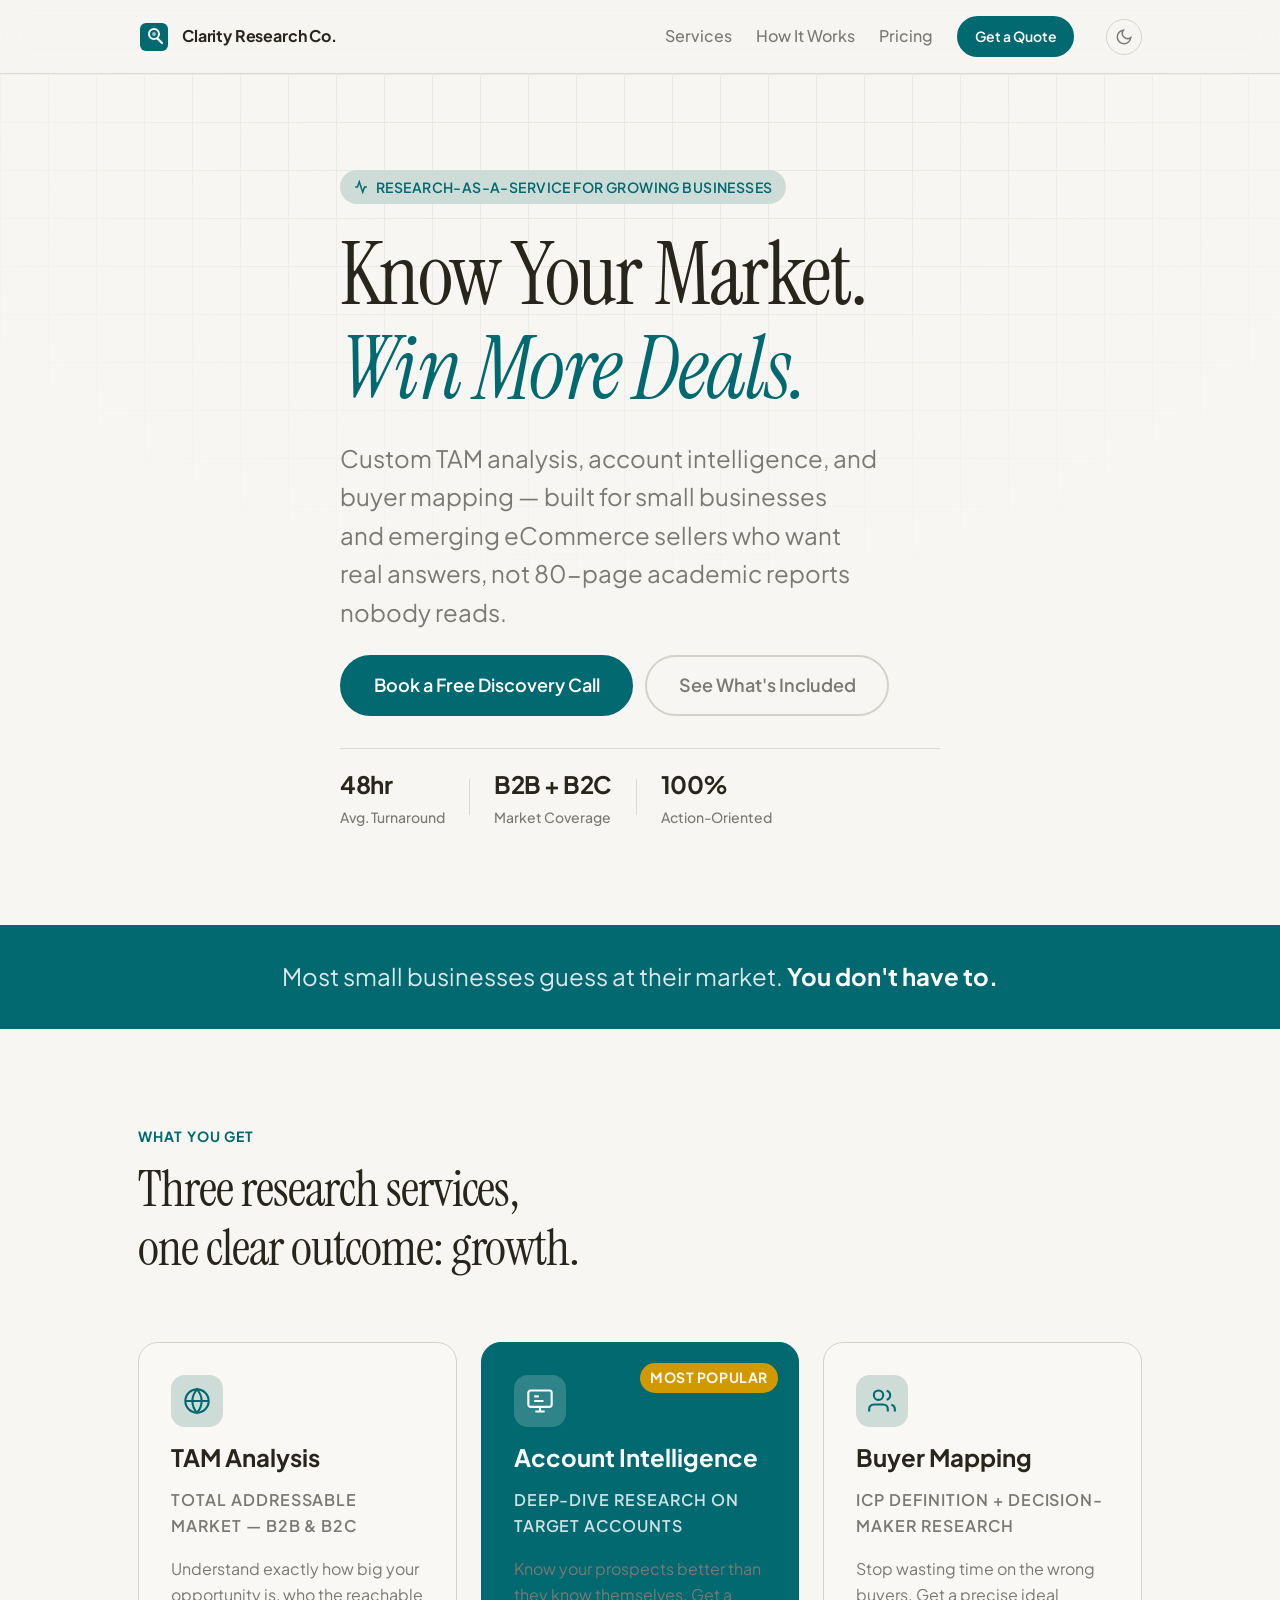
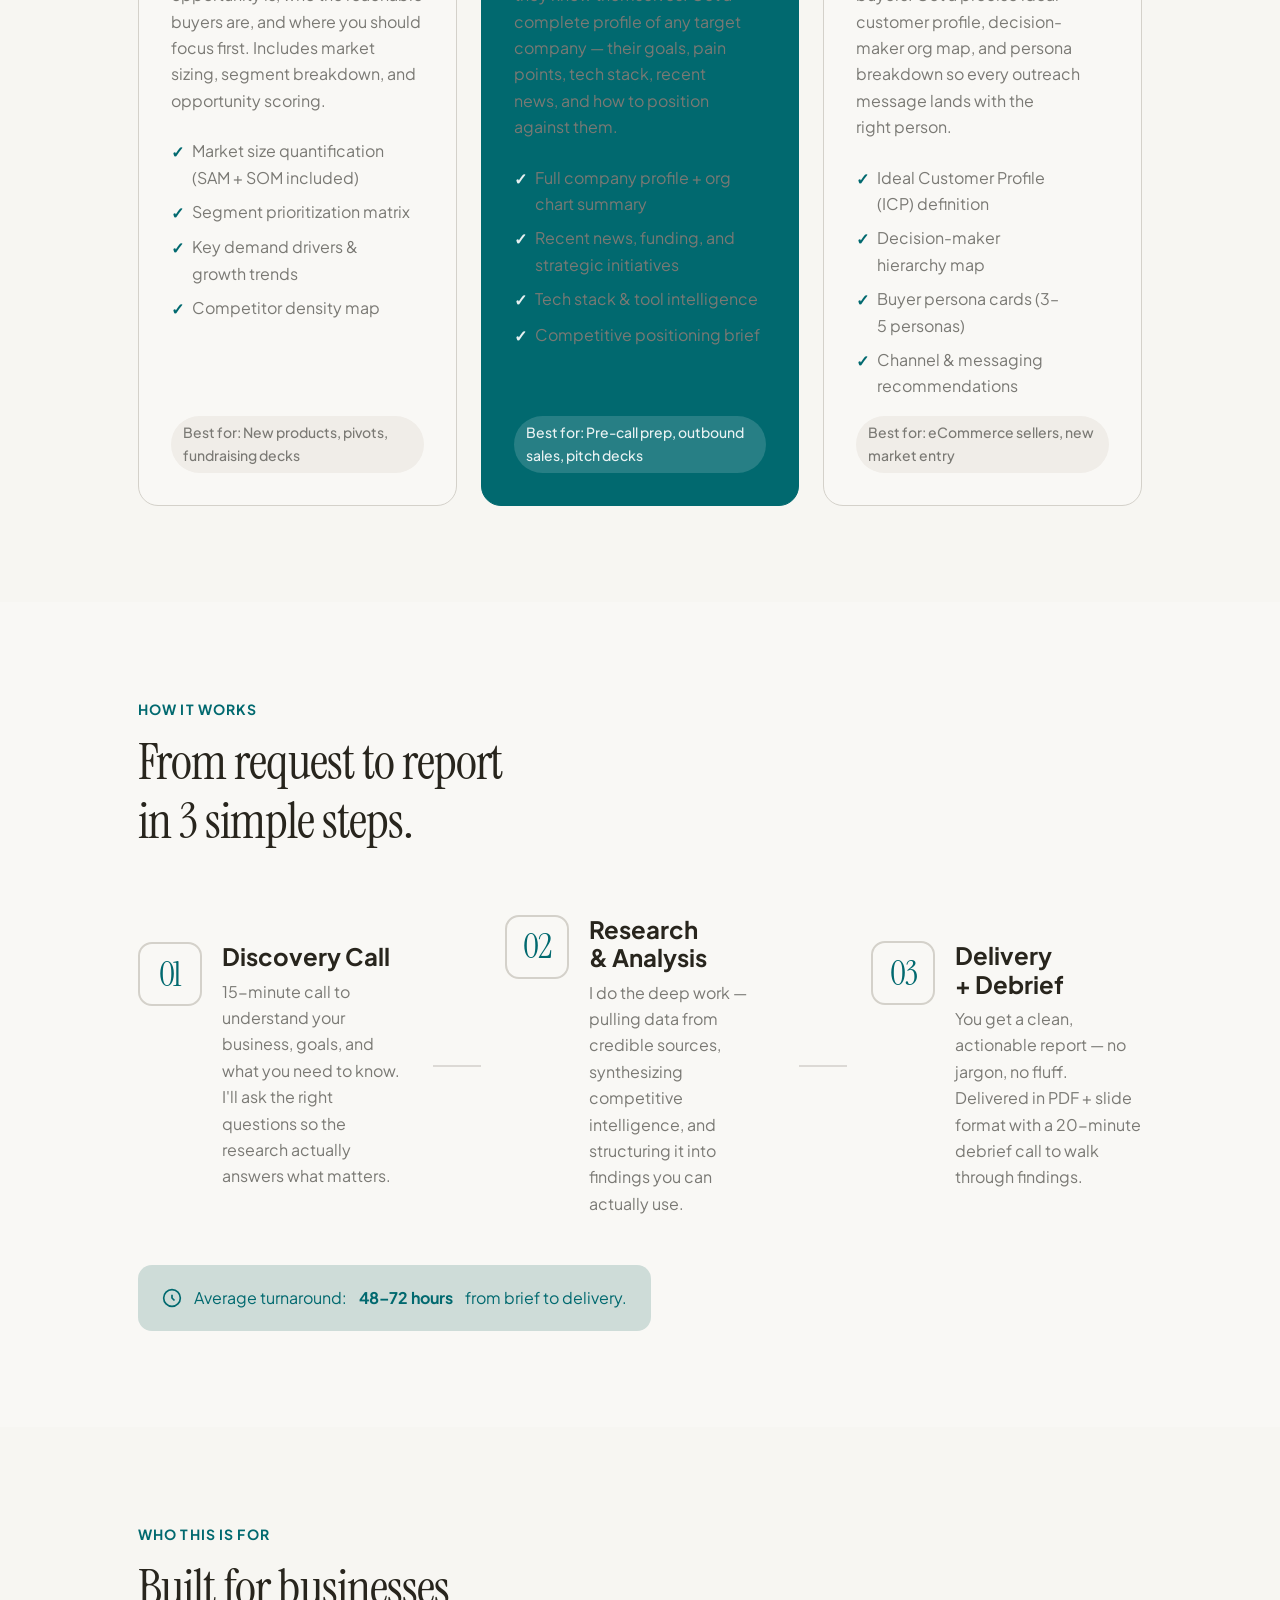
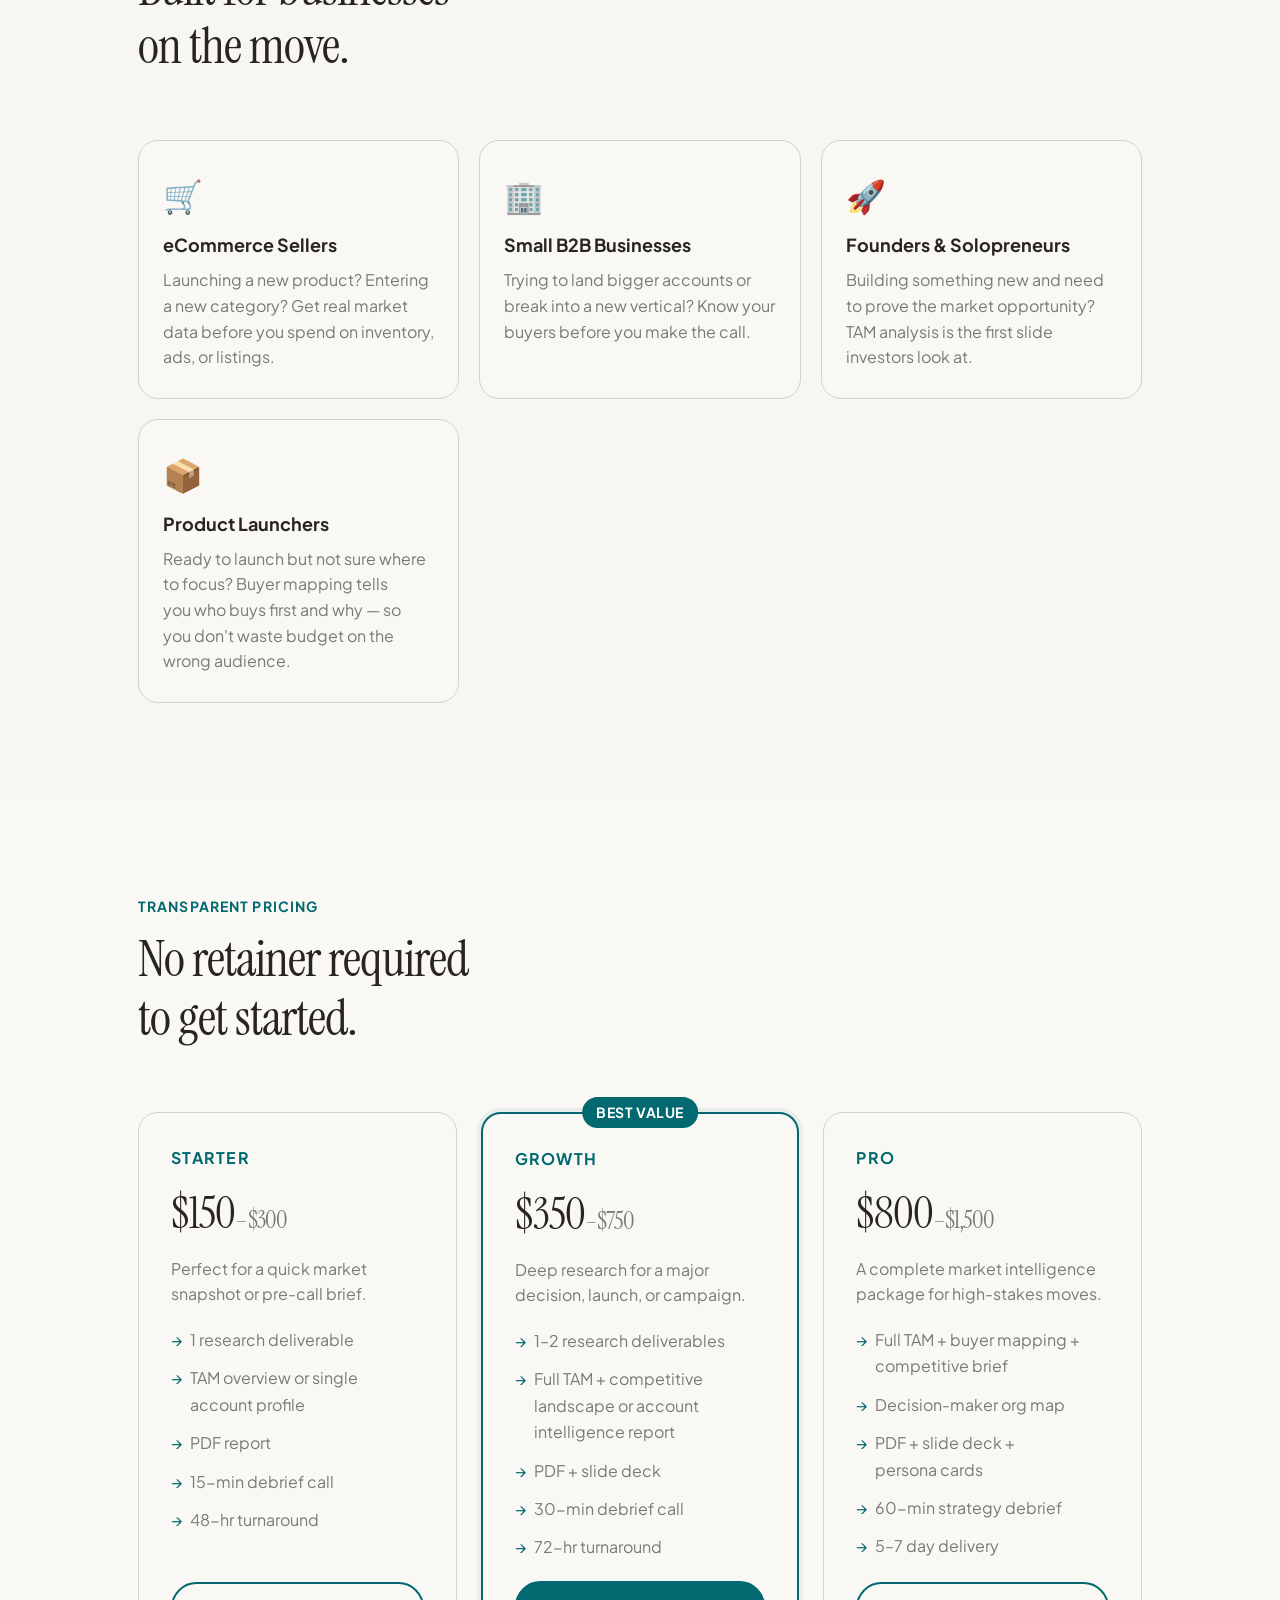
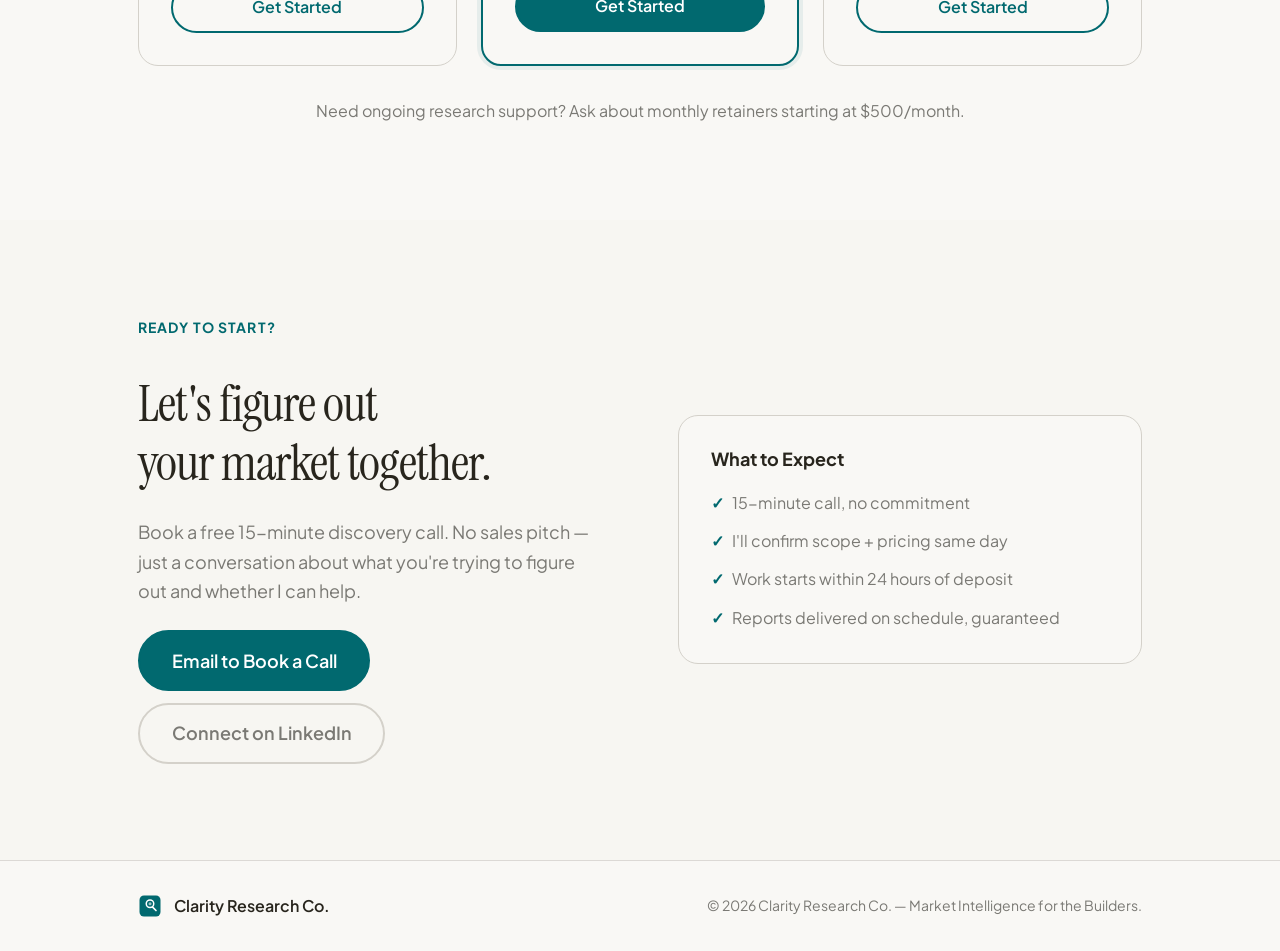
<file: index.html>
<!DOCTYPE html>
<html lang="en" data-theme="light">
<head>
  <meta charset="UTF-8" />
  <meta name="viewport" content="width=device-width, initial-scale=1.0" />
  <title>Clarity Research Co. — Market Intelligence for Small Business & eCommerce</title>
  <meta name="description" content="TAM analysis, account intelligence, and buyer mapping built for small businesses and emerging eCommerce sellers. Actionable research, not academic fluff." />
  <meta property="og:title" content="Clarity Research Co." />
  <meta property="og:description" content="Market intelligence built for small business growth. TAM, account research, and buyer mapping." />
  <meta property="og:type" content="website" />
  <link rel="preconnect" href="https://fonts.googleapis.com" />
  <link rel="preconnect" href="https://fonts.gstatic.com" crossorigin />
  <link href="https://fonts.googleapis.com/css2?family=Plus+Jakarta+Sans:wght@400;500;600;700&family=Instrument+Serif:ital@0;1&display=swap" rel="stylesheet" />
  <link rel="stylesheet" href="style.css" />
</head>
<body>

  <!-- NAV -->
  <header class="nav" id="nav">
    <div class="nav-inner">
      <a href="#" class="logo" aria-label="Clarity Research Co.">
        <svg width="32" height="32" viewBox="0 0 32 32" fill="none" aria-hidden="true">
          <rect x="2" y="2" width="28" height="28" rx="6" fill="var(--color-primary)" />
          <circle cx="16" cy="13" r="5" stroke="white" stroke-width="2" fill="none"/>
          <line x1="19.5" y1="17.5" x2="24" y2="22" stroke="white" stroke-width="2.2" stroke-linecap="round"/>
          <circle cx="16" cy="13" r="2" fill="white" opacity="0.6"/>
        </svg>
        <span class="logo-text">Clarity Research Co.</span>
      </a>
      <nav class="nav-links" aria-label="Main navigation">
        <a href="#services">Services</a>
        <a href="#process">How It Works</a>
        <a href="#pricing">Pricing</a>
        <a href="#contact" class="btn btn-primary btn-sm">Get a Quote</a>
      </nav>
      <button class="theme-toggle" data-theme-toggle aria-label="Switch to dark mode">
        <svg width="18" height="18" viewBox="0 0 24 24" fill="none" stroke="currentColor" stroke-width="2"><path d="M21 12.79A9 9 0 1 1 11.21 3 7 7 0 0 0 21 12.79z"/></svg>
      </button>
      <button class="mobile-menu-btn" aria-label="Open menu" id="mobileMenuBtn">
        <svg width="22" height="22" viewBox="0 0 24 24" fill="none" stroke="currentColor" stroke-width="2"><line x1="3" y1="6" x2="21" y2="6"/><line x1="3" y1="12" x2="21" y2="12"/><line x1="3" y1="18" x2="21" y2="18"/></svg>
      </button>
    </div>
    <div class="mobile-menu" id="mobileMenu">
      <a href="#services" onclick="closeMobileMenu()">Services</a>
      <a href="#process" onclick="closeMobileMenu()">How It Works</a>
      <a href="#pricing" onclick="closeMobileMenu()">Pricing</a>
      <a href="#contact" class="btn btn-primary" onclick="closeMobileMenu()">Get a Quote</a>
    </div>
  </header>

  <main>

    <!-- HERO -->
    <section class="hero" id="hero">
      <div class="hero-bg-grid" aria-hidden="true"></div>
      <div class="container hero-content">
        <div class="hero-badge">
          <svg width="14" height="14" viewBox="0 0 24 24" fill="none" stroke="currentColor" stroke-width="2.5"><polyline points="22 12 18 12 15 21 9 3 6 12 2 12"/></svg>
          Research-as-a-Service for Growing Businesses
        </div>
        <h1 class="hero-heading">
          Know Your Market.<br />
          <em>Win More Deals.</em>
        </h1>
        <p class="hero-sub">
          Custom TAM analysis, account intelligence, and buyer mapping — built for small businesses and emerging eCommerce sellers who want real answers, not 80-page academic reports nobody reads.
        </p>
        <div class="hero-actions">
          <a href="#contact" class="btn btn-primary btn-lg">Book a Free Discovery Call</a>
          <a href="#services" class="btn btn-ghost btn-lg">See What's Included</a>
        </div>
        <div class="hero-proof">
          <div class="proof-item">
            <span class="proof-num">48hr</span>
            <span class="proof-label">Avg. Turnaround</span>
          </div>
          <div class="proof-divider" aria-hidden="true"></div>
          <div class="proof-item">
            <span class="proof-num">B2B + B2C</span>
            <span class="proof-label">Market Coverage</span>
          </div>
          <div class="proof-divider" aria-hidden="true"></div>
          <div class="proof-item">
            <span class="proof-num">100%</span>
            <span class="proof-label">Action-Oriented</span>
          </div>
        </div>
      </div>
    </section>

    <!-- PROBLEM / VALUE PROP -->
    <section class="problem-strip">
      <div class="container problem-inner">
        <p class="problem-headline">Most small businesses guess at their market. <strong>You don't have to.</strong></p>
      </div>
    </section>

    <!-- SERVICES -->
    <section class="section" id="services">
      <div class="container">
        <div class="section-label">What You Get</div>
        <h2 class="section-heading">Three research services,<br />one clear outcome: growth.</h2>
        <div class="services-grid">

          <div class="service-card">
            <div class="service-icon">
              <svg width="28" height="28" viewBox="0 0 24 24" fill="none" stroke="currentColor" stroke-width="1.8"><circle cx="12" cy="12" r="10"/><path d="M2 12h20M12 2a15.3 15.3 0 0 1 4 10 15.3 15.3 0 0 1-4 10 15.3 15.3 0 0 1-4-10 15.3 15.3 0 0 1 4-10z"/></svg>
            </div>
            <h3>TAM Analysis</h3>
            <p class="service-type">Total Addressable Market — B2B & B2C</p>
            <p>Understand exactly how big your opportunity is, who the reachable buyers are, and where you should focus first. Includes market sizing, segment breakdown, and opportunity scoring.</p>
            <ul class="service-features">
              <li>Market size quantification (SAM + SOM included)</li>
              <li>Segment prioritization matrix</li>
              <li>Key demand drivers & growth trends</li>
              <li>Competitor density map</li>
            </ul>
            <div class="service-tag">Best for: New products, pivots, fundraising decks</div>
          </div>

          <div class="service-card service-card--featured">
            <div class="service-badge">Most Popular</div>
            <div class="service-icon">
              <svg width="28" height="28" viewBox="0 0 24 24" fill="none" stroke="currentColor" stroke-width="1.8"><rect x="2" y="3" width="20" height="14" rx="2"/><path d="M8 21h8M12 17v4"/><path d="M7 8h4M7 12h8"/></svg>
            </div>
            <h3>Account Intelligence</h3>
            <p class="service-type">Deep-Dive Research on Target Accounts</p>
            <p>Know your prospects better than they know themselves. Get a complete profile of any target company — their goals, pain points, tech stack, recent news, and how to position against them.</p>
            <ul class="service-features">
              <li>Full company profile + org chart summary</li>
              <li>Recent news, funding, and strategic initiatives</li>
              <li>Tech stack & tool intelligence</li>
              <li>Competitive positioning brief</li>
            </ul>
            <div class="service-tag">Best for: Pre-call prep, outbound sales, pitch decks</div>
          </div>

          <div class="service-card">
            <div class="service-icon">
              <svg width="28" height="28" viewBox="0 0 24 24" fill="none" stroke="currentColor" stroke-width="1.8"><path d="M17 21v-2a4 4 0 0 0-4-4H5a4 4 0 0 0-4 4v2"/><circle cx="9" cy="7" r="4"/><path d="M23 21v-2a4 4 0 0 0-3-3.87M16 3.13a4 4 0 0 1 0 7.75"/></svg>
            </div>
            <h3>Buyer Mapping</h3>
            <p class="service-type">ICP Definition + Decision-Maker Research</p>
            <p>Stop wasting time on the wrong buyers. Get a precise ideal customer profile, decision-maker org map, and persona breakdown so every outreach message lands with the right person.</p>
            <ul class="service-features">
              <li>Ideal Customer Profile (ICP) definition</li>
              <li>Decision-maker hierarchy map</li>
              <li>Buyer persona cards (3–5 personas)</li>
              <li>Channel & messaging recommendations</li>
            </ul>
            <div class="service-tag">Best for: eCommerce sellers, new market entry</div>
          </div>

        </div>
      </div>
    </section>

    <!-- PROCESS -->
    <section class="section section--alt" id="process">
      <div class="container">
        <div class="section-label">How It Works</div>
        <h2 class="section-heading">From request to report<br />in 3 simple steps.</h2>
        <div class="process-steps">
          <div class="step">
            <div class="step-num">01</div>
            <div class="step-content">
              <h3>Discovery Call</h3>
              <p>15-minute call to understand your business, goals, and what you need to know. I'll ask the right questions so the research actually answers what matters.</p>
            </div>
          </div>
          <div class="step-connector" aria-hidden="true"></div>
          <div class="step">
            <div class="step-num">02</div>
            <div class="step-content">
              <h3>Research & Analysis</h3>
              <p>I do the deep work — pulling data from credible sources, synthesizing competitive intelligence, and structuring it into findings you can actually use.</p>
            </div>
          </div>
          <div class="step-connector" aria-hidden="true"></div>
          <div class="step">
            <div class="step-num">03</div>
            <div class="step-content">
              <h3>Delivery + Debrief</h3>
              <p>You get a clean, actionable report — no jargon, no fluff. Delivered in PDF + slide format with a 20-minute debrief call to walk through findings.</p>
            </div>
          </div>
        </div>
        <div class="process-callout">
          <svg width="20" height="20" viewBox="0 0 24 24" fill="none" stroke="currentColor" stroke-width="2"><circle cx="12" cy="12" r="10"/><path d="M12 8v4l3 3"/></svg>
          Average turnaround: <strong>48–72 hours</strong> from brief to delivery.
        </div>
      </div>
    </section>

    <!-- WHO IT'S FOR -->
    <section class="section" id="who">
      <div class="container">
        <div class="section-label">Who This Is For</div>
        <h2 class="section-heading">Built for businesses<br />on the move.</h2>
        <div class="audience-grid">
          <div class="audience-card">
            <div class="audience-icon">🛒</div>
            <h3>eCommerce Sellers</h3>
            <p>Launching a new product? Entering a new category? Get real market data before you spend on inventory, ads, or listings.</p>
          </div>
          <div class="audience-card">
            <div class="audience-icon">🏢</div>
            <h3>Small B2B Businesses</h3>
            <p>Trying to land bigger accounts or break into a new vertical? Know your buyers before you make the call.</p>
          </div>
          <div class="audience-card">
            <div class="audience-icon">🚀</div>
            <h3>Founders & Solopreneurs</h3>
            <p>Building something new and need to prove the market opportunity? TAM analysis is the first slide investors look at.</p>
          </div>
          <div class="audience-card">
            <div class="audience-icon">📦</div>
            <h3>Product Launchers</h3>
            <p>Ready to launch but not sure where to focus? Buyer mapping tells you who buys first and why — so you don't waste budget on the wrong audience.</p>
          </div>
        </div>
      </div>
    </section>

    <!-- PRICING -->
    <section class="section section--alt" id="pricing">
      <div class="container">
        <div class="section-label">Transparent Pricing</div>
        <h2 class="section-heading">No retainer required<br />to get started.</h2>
        <div class="pricing-grid">

          <div class="pricing-card">
            <div class="pricing-tier">Starter</div>
            <div class="pricing-price">$150<span>–$300</span></div>
            <p class="pricing-desc">Perfect for a quick market snapshot or pre-call brief.</p>
            <ul class="pricing-features">
              <li>1 research deliverable</li>
              <li>TAM overview or single account profile</li>
              <li>PDF report</li>
              <li>15-min debrief call</li>
              <li>48-hr turnaround</li>
            </ul>
            <a href="#contact" class="btn btn-outline">Get Started</a>
          </div>

          <div class="pricing-card pricing-card--featured">
            <div class="pricing-badge">Best Value</div>
            <div class="pricing-tier">Growth</div>
            <div class="pricing-price">$350<span>–$750</span></div>
            <p class="pricing-desc">Deep research for a major decision, launch, or campaign.</p>
            <ul class="pricing-features">
              <li>1–2 research deliverables</li>
              <li>Full TAM + competitive landscape or account intelligence report</li>
              <li>PDF + slide deck</li>
              <li>30-min debrief call</li>
              <li>72-hr turnaround</li>
            </ul>
            <a href="#contact" class="btn btn-primary">Get Started</a>
          </div>

          <div class="pricing-card">
            <div class="pricing-tier">Pro</div>
            <div class="pricing-price">$800<span>–$1,500</span></div>
            <p class="pricing-desc">A complete market intelligence package for high-stakes moves.</p>
            <ul class="pricing-features">
              <li>Full TAM + buyer mapping + competitive brief</li>
              <li>Decision-maker org map</li>
              <li>PDF + slide deck + persona cards</li>
              <li>60-min strategy debrief</li>
              <li>5–7 day delivery</li>
            </ul>
            <a href="#contact" class="btn btn-outline">Get Started</a>
          </div>

        </div>
        <p class="pricing-note">Need ongoing research support? Ask about monthly retainers starting at $500/month.</p>
      </div>
    </section>

    <!-- CTA / CONTACT -->
    <section class="section cta-section" id="contact">
      <div class="container">
        <div class="cta-block">
          <div class="cta-content">
            <div class="section-label">Ready to Start?</div>
            <h2 class="cta-heading">Let's figure out<br />your market together.</h2>
            <p>Book a free 15-minute discovery call. No sales pitch — just a conversation about what you're trying to figure out and whether I can help.</p>
            <div class="cta-actions">
              <a href="https://mail.google.com/mail/?view=cm&to=lowery.miesha@gmail.com&su=Discovery%20Call%20Request" class="btn btn-primary btn-lg">Email to Book a Call</a>
              <a href="https://www.linkedin.com/in/miesha-lowery-1b138266/" target="_blank" rel="noopener" class="btn btn-ghost btn-lg">Connect on LinkedIn</a>
            </div>
          </div>
          <div class="cta-details">
            <div class="detail-card">
              <h4>What to Expect</h4>
              <ul>
                <li>15-minute call, no commitment</li>
                <li>I'll confirm scope + pricing same day</li>
                <li>Work starts within 24 hours of deposit</li>
                <li>Reports delivered on schedule, guaranteed</li>
              </ul>
            </div>
          </div>
        </div>
      </div>
    </section>

  </main>

  <!-- FOOTER -->
  <footer class="footer">
    <div class="container footer-inner">
      <div class="footer-logo">
        <svg width="24" height="24" viewBox="0 0 32 32" fill="none" aria-hidden="true">
          <rect x="2" y="2" width="28" height="28" rx="6" fill="var(--color-primary)" />
          <circle cx="16" cy="13" r="5" stroke="white" stroke-width="2" fill="none"/>
          <line x1="19.5" y1="17.5" x2="24" y2="22" stroke="white" stroke-width="2.2" stroke-linecap="round"/>
          <circle cx="16" cy="13" r="2" fill="white" opacity="0.6"/>
        </svg>
        <span>Clarity Research Co.</span>
      </div>
      <p class="footer-copy">© 2026 Clarity Research Co. — Market Intelligence for the Builders.</p>
    </div>
  </footer>

  <script src="script.js"></script>
</body>
</html>
</file>
<file: style.css>
/* ─── DESIGN TOKENS ─────────────────────────────────────────────────────────── */
:root,
[data-theme='light'] {
  --color-bg: #f7f6f2;
  --color-surface: #f9f8f5;
  --color-surface-2: #fbfbf9;
  --color-surface-offset: #f0ede8;
  --color-border: #d4d1ca;
  --color-divider: #dcd9d5;
  --color-text: #28251d;
  --color-text-muted: #7a7974;
  --color-text-faint: #bab9b4;
  --color-text-inverse: #f9f8f4;
  --color-primary: #01696f;
  --color-primary-hover: #0c4e54;
  --color-primary-active: #0f3638;
  --color-primary-highlight: #cedcd8;
  --color-accent: #d19900;

  --font-display: 'Instrument Serif', Georgia, serif;
  --font-body: 'Plus Jakarta Sans', 'Helvetica Neue', sans-serif;

  --text-xs:   clamp(0.75rem,  0.7rem  + 0.25vw, 0.875rem);
  --text-sm:   clamp(0.875rem, 0.8rem  + 0.35vw, 1rem);
  --text-base: clamp(1rem,     0.95rem + 0.25vw, 1.125rem);
  --text-lg:   clamp(1.125rem, 1rem    + 0.75vw, 1.5rem);
  --text-xl:   clamp(1.5rem,   1.2rem  + 1.25vw, 2.25rem);
  --text-2xl:  clamp(2rem,     1.2rem  + 2.5vw,  3.5rem);
  --text-hero: clamp(2.75rem,  1rem    + 5.5vw,  5.5rem);

  --space-1: 0.25rem;  --space-2: 0.5rem;   --space-3: 0.75rem;
  --space-4: 1rem;     --space-5: 1.25rem;  --space-6: 1.5rem;
  --space-8: 2rem;     --space-10: 2.5rem;  --space-12: 3rem;
  --space-16: 4rem;    --space-20: 5rem;    --space-24: 6rem;

  --radius-sm: 0.375rem;
  --radius-md: 0.5rem;
  --radius-lg: 0.875rem;
  --radius-xl: 1.25rem;
  --radius-full: 9999px;

  --shadow-sm: 0 1px 3px oklch(0.2 0.01 80 / 0.07);
  --shadow-md: 0 4px 16px oklch(0.2 0.01 80 / 0.09);
  --shadow-lg: 0 12px 40px oklch(0.2 0.01 80 / 0.13);

  --content-default: 1100px;
  --content-narrow: 720px;
  --transition: 180ms cubic-bezier(0.16, 1, 0.3, 1);
}

[data-theme='dark'] {
  --color-bg: #171614;
  --color-surface: #1c1b19;
  --color-surface-2: #201f1d;
  --color-surface-offset: #232220;
  --color-border: #393836;
  --color-divider: #2e2d2b;
  --color-text: #cdccca;
  --color-text-muted: #797876;
  --color-text-faint: #5a5957;
  --color-text-inverse: #2b2a28;
  --color-primary: #4f98a3;
  --color-primary-hover: #227f8b;
  --color-primary-active: #1a626b;
  --color-primary-highlight: #1e3535;
  --color-accent: #e8af34;
  --shadow-sm: 0 1px 3px oklch(0 0 0 / 0.25);
  --shadow-md: 0 4px 16px oklch(0 0 0 / 0.35);
  --shadow-lg: 0 12px 40px oklch(0 0 0 / 0.45);
}

/* ─── BASE RESET ────────────────────────────────────────────────────────────── */
*, *::before, *::after { box-sizing: border-box; margin: 0; padding: 0; }
html {
  -webkit-font-smoothing: antialiased;
  text-rendering: optimizeLegibility;
  scroll-behavior: smooth;
  scroll-padding-top: 80px;
}
body {
  font-family: var(--font-body);
  font-size: var(--text-base);
  color: var(--color-text);
  background: var(--color-bg);
  min-height: 100dvh;
  line-height: 1.65;
}
img, svg { display: block; max-width: 100%; }
h1,h2,h3,h4 { line-height: 1.18; text-wrap: balance; }
p, li { text-wrap: pretty; }
a { color: inherit; text-decoration: none; }
button { cursor: pointer; background: none; border: none; font: inherit; color: inherit; }
ul { list-style: none; }

a, button, [role='button'] {
  transition: color var(--transition), background var(--transition),
    border-color var(--transition), box-shadow var(--transition), opacity var(--transition);
}
::selection { background: oklch(from var(--color-primary) l c h / 0.2); color: var(--color-text); }
:focus-visible { outline: 2px solid var(--color-primary); outline-offset: 3px; border-radius: var(--radius-sm); }

/* ─── LAYOUT ────────────────────────────────────────────────────────────────── */
.container {
  max-width: var(--content-default);
  margin: 0 auto;
  padding: 0 clamp(var(--space-5), 5vw, var(--space-12));
}
.section { padding-block: clamp(var(--space-16), 8vw, var(--space-24)); }
.section--alt { background: var(--color-surface); }

/* ─── BUTTONS ───────────────────────────────────────────────────────────────── */
.btn {
  display: inline-flex; align-items: center; gap: var(--space-2);
  font-family: var(--font-body); font-weight: 600;
  font-size: var(--text-sm); border-radius: var(--radius-full);
  padding: 0.65em 1.5em; white-space: nowrap; cursor: pointer;
  border: 2px solid transparent;
}
.btn-lg { font-size: var(--text-base); padding: 0.75em 1.75em; }
.btn-sm { font-size: var(--text-xs); padding: 0.5em 1.1em; }
.btn-primary {
  background: var(--color-primary); color: #fff;
  border-color: var(--color-primary);
}
.btn-primary:hover { background: var(--color-primary-hover); border-color: var(--color-primary-hover); }
.btn-outline {
  background: transparent; color: var(--color-primary);
  border-color: var(--color-primary);
}
.btn-outline:hover { background: var(--color-primary-highlight); }
.btn-ghost {
  background: transparent; color: var(--color-text-muted);
  border-color: var(--color-border);
}
.btn-ghost:hover { color: var(--color-text); border-color: var(--color-text-muted); }

/* ─── NAV ───────────────────────────────────────────────────────────────────── */
.nav {
  position: sticky; top: 0; z-index: 100;
  background: oklch(from var(--color-bg) l c h / 0.9);
  backdrop-filter: blur(14px);
  border-bottom: 1px solid var(--color-divider);
  transition: box-shadow var(--transition);
}
.nav--scrolled { box-shadow: var(--shadow-sm); }
.nav-inner {
  max-width: var(--content-default);
  margin: 0 auto;
  padding: var(--space-4) clamp(var(--space-5), 5vw, var(--space-12));
  display: flex; align-items: center; gap: var(--space-8);
}
.logo { display: flex; align-items: center; gap: var(--space-3); flex-shrink: 0; }
.logo-text { font-family: var(--font-body); font-weight: 700; font-size: var(--text-sm); letter-spacing: -0.01em; }
.nav-links { display: flex; align-items: center; gap: var(--space-6); margin-left: auto; }
.nav-links a:not(.btn) { font-size: var(--text-sm); font-weight: 500; color: var(--color-text-muted); }
.nav-links a:not(.btn):hover { color: var(--color-text); }
.theme-toggle {
  width: 36px; height: 36px; border-radius: var(--radius-full);
  display: flex; align-items: center; justify-content: center;
  color: var(--color-text-muted); border: 1px solid var(--color-border);
  flex-shrink: 0;
}
.theme-toggle:hover { color: var(--color-text); border-color: var(--color-text-muted); }
.mobile-menu-btn { display: none; color: var(--color-text-muted); padding: var(--space-1); }
.mobile-menu { display: none; flex-direction: column; gap: var(--space-4);
  padding: var(--space-5) clamp(var(--space-5), 5vw, var(--space-12));
  border-top: 1px solid var(--color-divider); background: var(--color-bg); }
.mobile-menu.open { display: flex; }
.mobile-menu a:not(.btn) { font-weight: 500; color: var(--color-text-muted); }
.mobile-menu a:not(.btn):hover { color: var(--color-text); }

/* ─── HERO ──────────────────────────────────────────────────────────────────── */
.hero {
  position: relative; overflow: hidden;
  min-height: clamp(480px, 75vh, 760px);
  display: flex; align-items: center;
  padding-block: clamp(var(--space-16), 8vw, var(--space-24));
}
.hero-bg-grid {
  position: absolute; inset: 0; pointer-events: none; z-index: 0;
  background-image:
    linear-gradient(var(--color-border) 1px, transparent 1px),
    linear-gradient(90deg, var(--color-border) 1px, transparent 1px);
  background-size: 48px 48px;
  opacity: 0.35;
  mask-image: radial-gradient(ellipse 80% 80% at 50% 0%, black 30%, transparent 80%);
}
.hero-content {
  position: relative; z-index: 1;
  max-width: 760px;
  display: flex; flex-direction: column; gap: var(--space-6);
}
.hero-badge {
  display: inline-flex; align-items: center; gap: var(--space-2);
  font-size: var(--text-xs); font-weight: 600; letter-spacing: 0.03em; text-transform: uppercase;
  color: var(--color-primary); background: var(--color-primary-highlight);
  padding: 0.4em 1em; border-radius: var(--radius-full); width: fit-content;
}
.hero-heading {
  font-family: var(--font-display);
  font-size: var(--text-hero);
  font-weight: 400;
  color: var(--color-text);
  letter-spacing: -0.02em;
  line-height: 1.08;
}
.hero-heading em {
  font-style: italic;
  color: var(--color-primary);
}
.hero-sub {
  font-size: var(--text-lg);
  color: var(--color-text-muted);
  max-width: 600px;
  line-height: 1.6;
}
.hero-actions { display: flex; flex-wrap: wrap; gap: var(--space-3); }
.hero-proof {
  display: flex; align-items: center; gap: var(--space-6);
  padding-top: var(--space-4);
  margin-top: var(--space-2);
  border-top: 1px solid var(--color-divider);
  flex-wrap: wrap;
}
.proof-item { display: flex; flex-direction: column; gap: 2px; }
.proof-num { font-weight: 700; font-size: var(--text-lg); color: var(--color-text); letter-spacing: -0.02em; }
.proof-label { font-size: var(--text-xs); color: var(--color-text-muted); font-weight: 500; }
.proof-divider { width: 1px; height: 36px; background: var(--color-divider); }

/* ─── PROBLEM STRIP ─────────────────────────────────────────────────────────── */
.problem-strip {
  background: var(--color-primary);
  padding-block: var(--space-8);
}
.problem-inner { text-align: center; }
.problem-headline {
  font-size: var(--text-lg);
  color: rgba(255,255,255,0.85);
  font-weight: 400;
}
.problem-headline strong { color: #fff; font-weight: 700; }

/* ─── SECTION LABELS & HEADINGS ─────────────────────────────────────────────── */
.section-label {
  font-size: var(--text-xs); font-weight: 700; letter-spacing: 0.08em;
  text-transform: uppercase; color: var(--color-primary);
  margin-bottom: var(--space-3);
}
.section-heading {
  font-family: var(--font-display);
  font-size: var(--text-2xl);
  font-weight: 400;
  color: var(--color-text);
  letter-spacing: -0.02em;
  line-height: 1.15;
  margin-bottom: clamp(var(--space-10), 5vw, var(--space-16));
}

/* ─── SERVICES ──────────────────────────────────────────────────────────────── */
.services-grid {
  display: grid;
  grid-template-columns: repeat(auto-fit, minmax(300px, 1fr));
  gap: var(--space-6);
}
.service-card {
  background: var(--color-surface);
  border: 1px solid var(--color-border);
  border-radius: var(--radius-xl);
  padding: var(--space-8);
  display: flex; flex-direction: column; gap: var(--space-4);
  position: relative;
  transition: box-shadow var(--transition), transform var(--transition), border-color var(--transition);
}
.service-card:hover {
  box-shadow: var(--shadow-md);
  border-color: var(--color-primary);
  transform: translateY(-2px);
}
.service-card--featured {
  background: var(--color-primary);
  border-color: var(--color-primary);
  color: #fff;
}
.service-card--featured:hover { border-color: var(--color-primary-hover); }
.service-card--featured p,
.service-card--featured .service-type { color: rgba(255,255,255,0.8); }
.service-card--featured .service-tag { background: rgba(255,255,255,0.15); color: rgba(255,255,255,0.9); }
.service-card--featured .service-features li::before { color: rgba(255,255,255,0.9); }
.service-badge {
  position: absolute; top: var(--space-5); right: var(--space-5);
  font-size: var(--text-xs); font-weight: 700; letter-spacing: 0.04em;
  text-transform: uppercase; background: var(--color-accent);
  color: var(--color-text-inverse, #28251d); padding: 0.25em 0.75em;
  border-radius: var(--radius-full);
}
.service-icon {
  width: 52px; height: 52px; border-radius: var(--radius-lg);
  background: var(--color-primary-highlight);
  display: flex; align-items: center; justify-content: center;
  color: var(--color-primary); flex-shrink: 0;
}
.service-card--featured .service-icon {
  background: rgba(255,255,255,0.18); color: #fff;
}
.service-card h3 { font-size: var(--text-lg); font-weight: 700; }
.service-type { font-size: var(--text-xs); font-weight: 600; text-transform: uppercase; letter-spacing: 0.06em; color: var(--color-text-muted); }
.service-card p { font-size: var(--text-sm); color: var(--color-text-muted); line-height: 1.65; }
.service-features { display: flex; flex-direction: column; gap: var(--space-2); margin-top: var(--space-2); }
.service-features li {
  display: flex; align-items: flex-start; gap: var(--space-2);
  font-size: var(--text-sm); color: var(--color-text-muted);
}
.service-features li::before { content: '✓'; font-weight: 700; color: var(--color-primary); flex-shrink: 0; margin-top: 1px; }
.service-tag {
  margin-top: auto; font-size: var(--text-xs); font-weight: 500;
  background: var(--color-surface-offset, #f0ede8);
  color: var(--color-text-muted);
  padding: 0.4em 0.85em; border-radius: var(--radius-full); width: fit-content;
}

/* ─── PROCESS ───────────────────────────────────────────────────────────────── */
.process-steps {
  display: flex; align-items: center; gap: 0;
  flex-wrap: wrap; gap: var(--space-6);
}
.step {
  display: flex; align-items: flex-start; gap: var(--space-5);
  flex: 1; min-width: 220px;
}
.step-num {
  font-family: var(--font-display); font-size: clamp(2.5rem,4vw,3.5rem);
  font-weight: 400; color: var(--color-primary-highlight);
  line-height: 1; flex-shrink: 0; letter-spacing: -0.03em;
  border: 2px solid var(--color-border);
  width: 64px; height: 64px;
  display: flex; align-items: center; justify-content: center;
  border-radius: var(--radius-lg);
  background: var(--color-surface);
  font-size: var(--text-xl);
  color: var(--color-primary);
}
.step-content { display: flex; flex-direction: column; gap: var(--space-2); }
.step-content h3 { font-size: var(--text-lg); font-weight: 700; }
.step-content p { font-size: var(--text-sm); color: var(--color-text-muted); line-height: 1.65; max-width: 280px; }
.step-connector {
  width: 48px; height: 2px; background: var(--color-divider);
  flex-shrink: 0; align-self: center; margin-top: -var(--space-4);
}
.process-callout {
  display: flex; align-items: center; gap: var(--space-3);
  margin-top: var(--space-12);
  padding: var(--space-5) var(--space-6);
  background: var(--color-primary-highlight);
  border-radius: var(--radius-lg);
  font-size: var(--text-sm); color: var(--color-primary);
  width: fit-content;
}

/* ─── AUDIENCE ──────────────────────────────────────────────────────────────── */
.audience-grid {
  display: grid;
  grid-template-columns: repeat(auto-fit, minmax(240px, 1fr));
  gap: var(--space-5);
}
.audience-card {
  background: var(--color-surface);
  border: 1px solid var(--color-border);
  border-radius: var(--radius-xl);
  padding: var(--space-7, 1.75rem) var(--space-6);
  display: flex; flex-direction: column; gap: var(--space-3);
  transition: box-shadow var(--transition), border-color var(--transition);
}
.audience-card:hover { box-shadow: var(--shadow-md); border-color: var(--color-primary); }
.audience-icon { font-size: 2rem; }
.audience-card h3 { font-size: var(--text-base); font-weight: 700; }
.audience-card p { font-size: var(--text-sm); color: var(--color-text-muted); line-height: 1.6; }

/* ─── PRICING ───────────────────────────────────────────────────────────────── */
.pricing-grid {
  display: grid;
  grid-template-columns: repeat(auto-fit, minmax(280px, 1fr));
  gap: var(--space-6);
  align-items: stretch;
}
.pricing-card {
  background: var(--color-surface);
  border: 1px solid var(--color-border);
  border-radius: var(--radius-xl);
  padding: var(--space-8);
  display: flex; flex-direction: column; gap: var(--space-5);
  position: relative;
  transition: box-shadow var(--transition), transform var(--transition);
}
.pricing-card:hover { box-shadow: var(--shadow-md); transform: translateY(-2px); }
.pricing-card--featured {
  border: 2px solid var(--color-primary);
  box-shadow: 0 0 0 4px oklch(from var(--color-primary) l c h / 0.08);
}
.pricing-badge {
  position: absolute; top: calc(-1px - var(--space-4)); left: 50%; transform: translateX(-50%);
  font-size: var(--text-xs); font-weight: 700; letter-spacing: 0.04em; text-transform: uppercase;
  background: var(--color-primary); color: #fff;
  padding: 0.3em 1em; border-radius: var(--radius-full); white-space: nowrap;
}
.pricing-tier { font-size: var(--text-sm); font-weight: 700; text-transform: uppercase; letter-spacing: 0.08em; color: var(--color-primary); }
.pricing-price {
  font-family: var(--font-display); font-size: clamp(2rem,4vw,2.8rem);
  font-weight: 400; color: var(--color-text); letter-spacing: -0.02em; line-height: 1;
}
.pricing-price span { font-size: 0.55em; color: var(--color-text-muted); }
.pricing-desc { font-size: var(--text-sm); color: var(--color-text-muted); line-height: 1.6; }
.pricing-features { display: flex; flex-direction: column; gap: var(--space-3); flex: 1; }
.pricing-features li {
  display: flex; align-items: flex-start; gap: var(--space-2);
  font-size: var(--text-sm); color: var(--color-text-muted);
}
.pricing-features li::before { content: '→'; color: var(--color-primary); flex-shrink: 0; }
.pricing-card .btn { margin-top: auto; text-align: center; justify-content: center; }
.pricing-note {
  text-align: center; margin-top: var(--space-8);
  font-size: var(--text-sm); color: var(--color-text-muted);
}

/* ─── CTA SECTION ───────────────────────────────────────────────────────────── */
.cta-section { background: var(--color-bg); }
.cta-block {
  display: grid; grid-template-columns: 1fr 1fr; gap: clamp(var(--space-10),6vw,var(--space-20));
  align-items: center;
}
.cta-content { display: flex; flex-direction: column; gap: var(--space-6); }
.cta-heading {
  font-family: var(--font-display);
  font-size: var(--text-2xl);
  font-weight: 400;
  letter-spacing: -0.02em;
  line-height: 1.15;
}
.cta-content p { font-size: var(--text-base); color: var(--color-text-muted); max-width: 480px; }
.cta-actions { display: flex; flex-wrap: wrap; gap: var(--space-3); }
.detail-card {
  background: var(--color-surface);
  border: 1px solid var(--color-border);
  border-radius: var(--radius-xl);
  padding: var(--space-8);
}
.detail-card h4 { font-size: var(--text-base); font-weight: 700; margin-bottom: var(--space-5); }
.detail-card ul { display: flex; flex-direction: column; gap: var(--space-3); }
.detail-card li {
  display: flex; align-items: flex-start; gap: var(--space-2);
  font-size: var(--text-sm); color: var(--color-text-muted);
}
.detail-card li::before { content: '✓'; color: var(--color-primary); font-weight: 700; flex-shrink: 0; }

/* ─── FOOTER ────────────────────────────────────────────────────────────────── */
.footer {
  border-top: 1px solid var(--color-divider);
  background: var(--color-surface);
  padding-block: var(--space-8);
}
.footer-inner {
  display: flex; align-items: center; justify-content: space-between;
  flex-wrap: wrap; gap: var(--space-4);
}
.footer-logo { display: flex; align-items: center; gap: var(--space-3); font-weight: 600; font-size: var(--text-sm); }
.footer-copy { font-size: var(--text-xs); color: var(--color-text-muted); }

/* ─── RESPONSIVE ────────────────────────────────────────────────────────────── */
@media (max-width: 768px) {
  .nav-links { display: none; }
  .mobile-menu-btn { display: flex; align-items: center; justify-content: center; margin-left: auto; }
  .theme-toggle { order: 2; }
  .cta-block { grid-template-columns: 1fr; }
  .step-connector { display: none; }
  .process-steps { flex-direction: column; }
}

@media (prefers-color-scheme: dark) {
  :root:not([data-theme]) {
    --color-bg: #171614; --color-surface: #1c1b19; --color-surface-2: #201f1d;
    --color-surface-offset: #232220; --color-border: #393836; --color-divider: #2e2d2b;
    --color-text: #cdccca; --color-text-muted: #797876; --color-text-faint: #5a5957;
    --color-primary: #4f98a3; --color-primary-hover: #227f8b; --color-primary-active: #1a626b;
    --color-primary-highlight: #1e3535; --color-accent: #e8af34;
    --shadow-sm: 0 1px 3px oklch(0 0 0 / 0.25);
    --shadow-md: 0 4px 16px oklch(0 0 0 / 0.35);
    --shadow-lg: 0 12px 40px oklch(0 0 0 / 0.45);
  }
}
</file>
